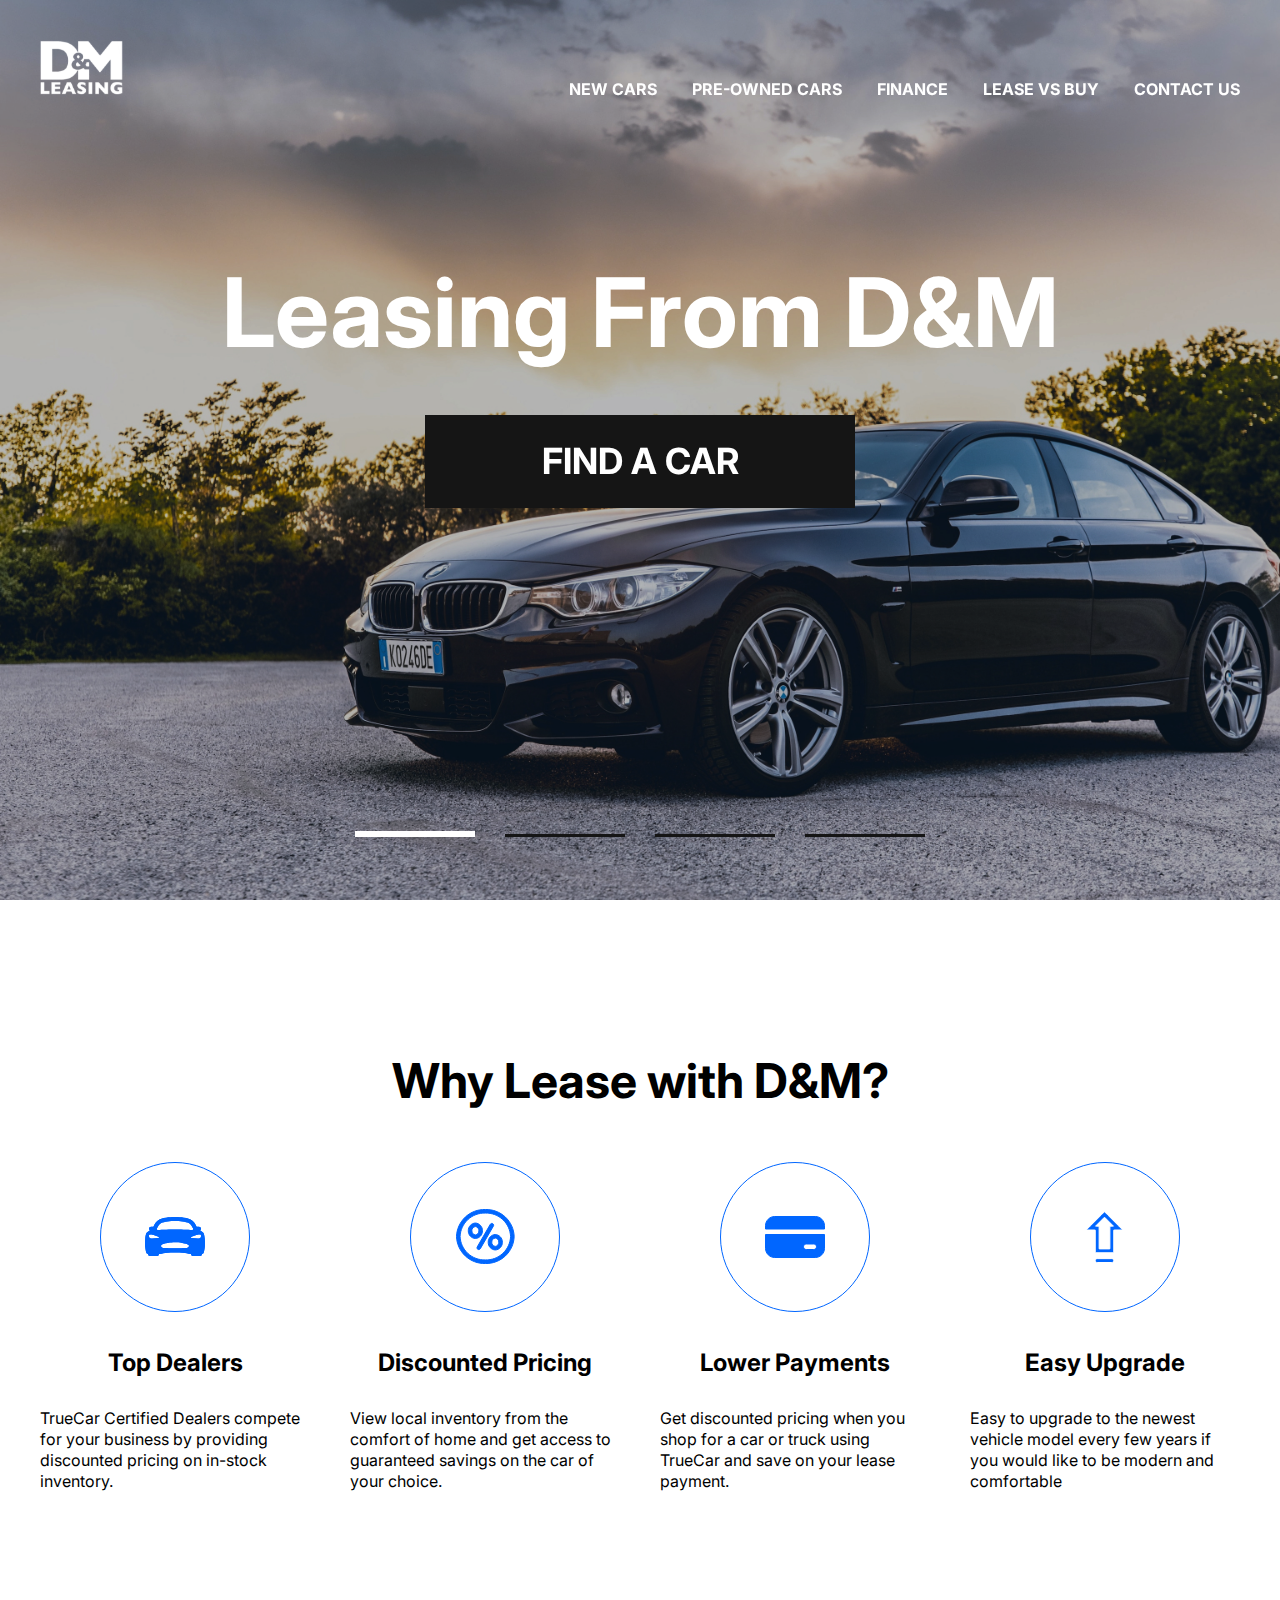
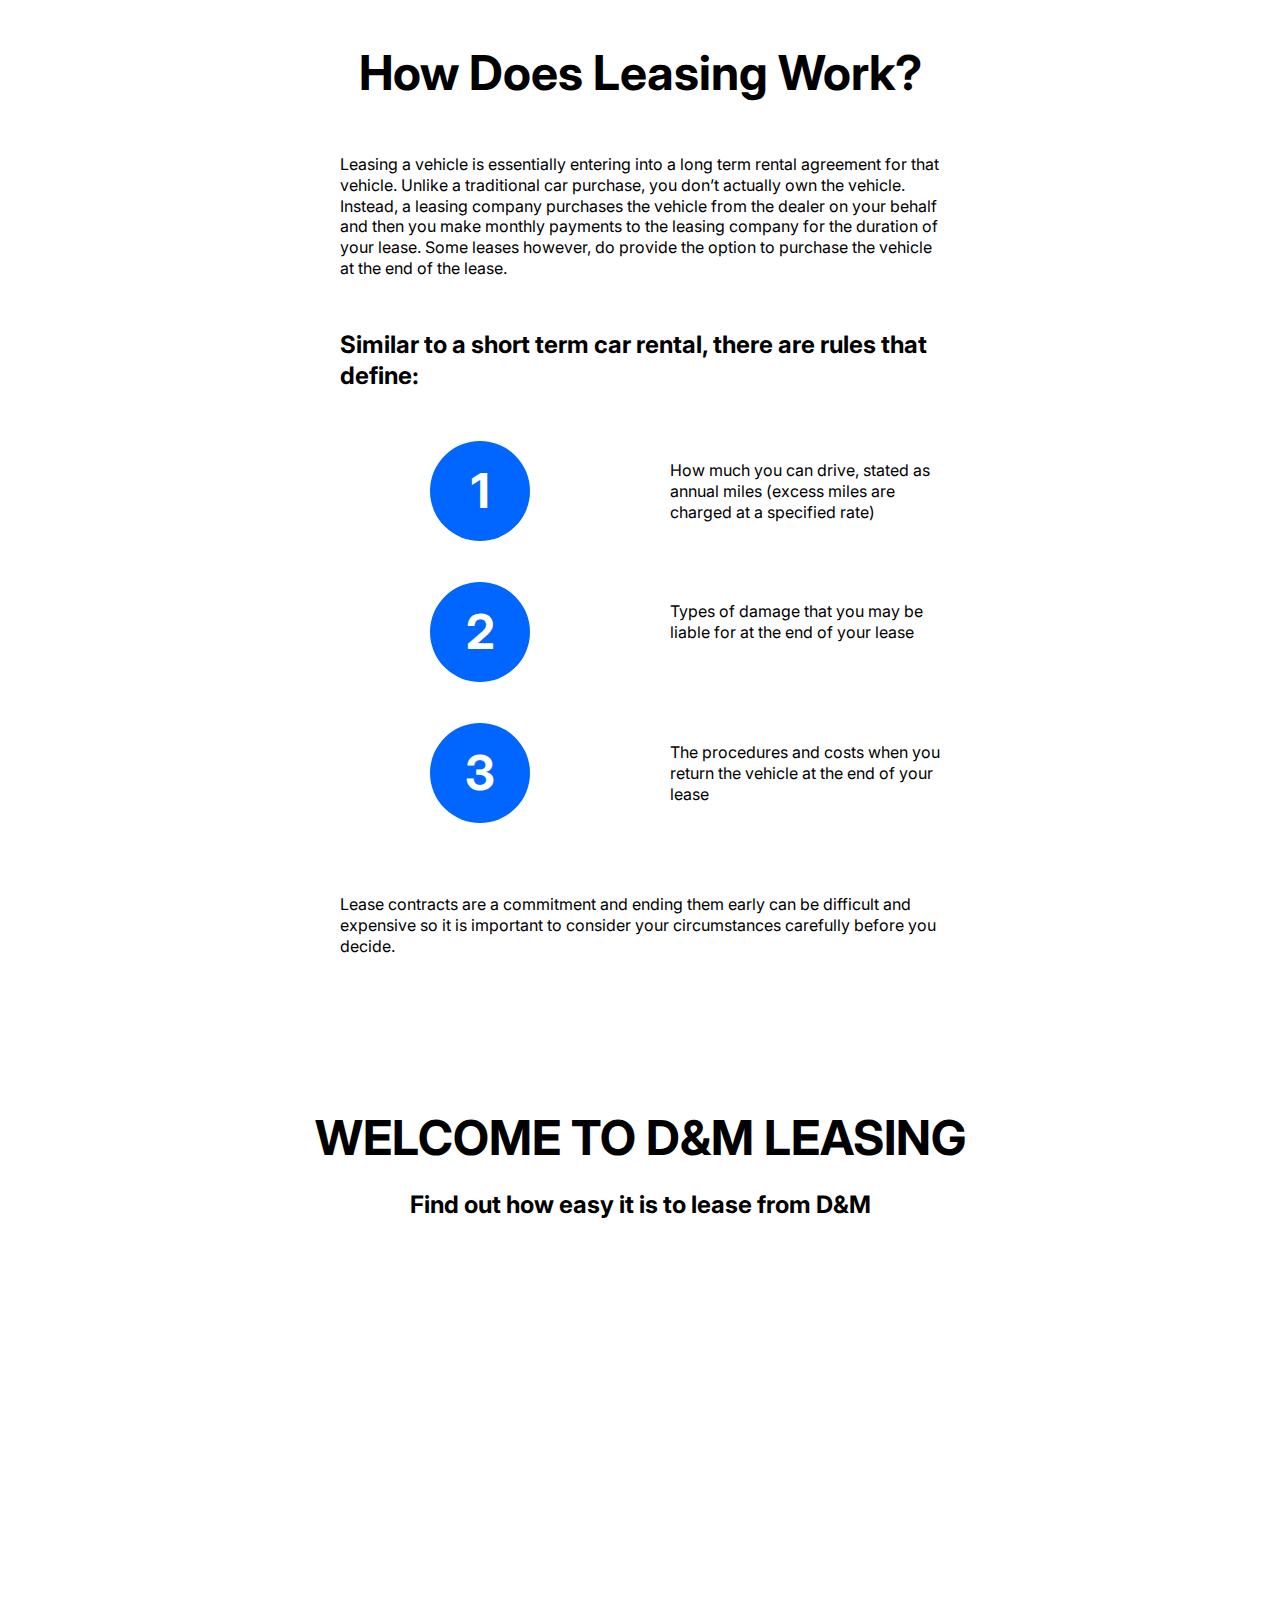
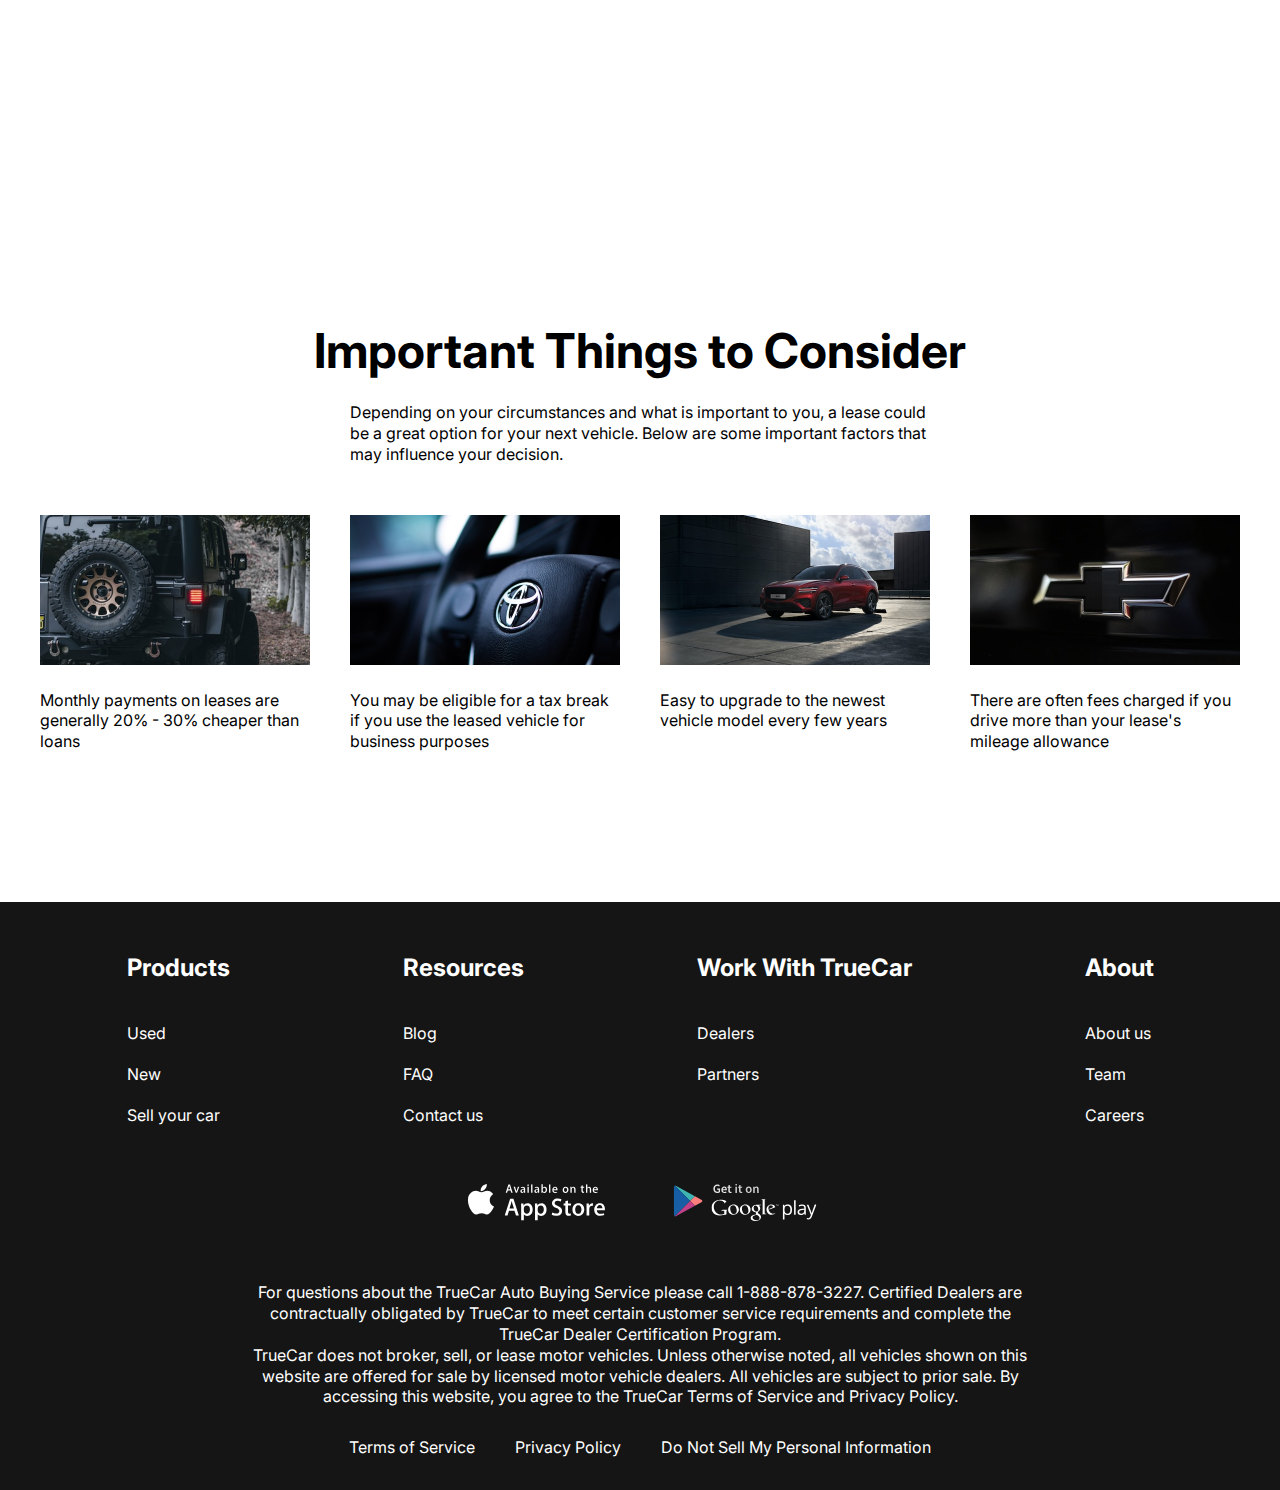
<file: index.html>
<!DOCTYPE html>
<html lang="en">
  <head>
    <meta charset="UTF-8" />
    <meta name="viewport" content="width=device-width, initial-scale=1.0" />
    <title>Document</title>
    <link
      rel="stylesheet"
      href="https://cdn.jsdelivr.net/npm/swiper@11/swiper-bundle.min.css"
    />
    <link rel="stylesheet" href="./css/style.css" />
  </head>
  <body>
    <div class="wrapper">
      <header class="header header-main">
        <div class="container">
          <div class="header__inner">
            <a href="index.html" class="logo">
              <img src="./img/logo.svg" alt="" class="logo" />
            </a>
            <nav class="menu">
              <button class="menu__btn">
                <span class="span"></span>
                <span class="span"></span>
                <span class="span"></span>
              </button>
              <ul class="menu__list">
                <li class="menu__list-item">
                  <a href="new-cars.html" class="menu__list-link">NEW CARS</a>
                </li>
                <li class="menu__list-item">
                  <a href="" class="menu__list-link">PRE-OWNED CARS</a>
                </li>
                <li class="menu__list-item">
                  <a href="" class="menu__list-link">FINANCE</a>
                </li>
                <li class="menu__list-item">
                  <a href="" class="menu__list-link">LEASE VS BUY</a>
                </li>
                <li class="menu__list-item">
                  <a href="contacts.html" class="menu__list-link">CONTACT US</a>
                </li>
              </ul>
            </nav>
          </div>
        </div>
      </header>
      <main class="main">
        <section class="top">
          <div class="container">
            <h1 class="title">Leasing From D&M</h1>
            <a href="new-cars.html" class="top__link"> FIND A CAR </a>
          </div>
        </section>
        <div class="slider">
          <div class="swiper">
            <div class="swiper-wrapper">
              <div
                class="swiper-slide"
                style="background-image: url('../img/слайд\ 1.jpg')"
              ></div>
              <div
                class="swiper-slide"
                style="background-image: url('../img/слайд\ 2.jpg')"
              ></div>
              <div
                class="swiper-slide"
                style="background-image: url('../img/слайд\ 3.jpg')"
              ></div>
              <div
                class="swiper-slide"
                style="background-image: url('../img/слайд\ 4.jpg')"
              ></div>
            </div>
            <div class="swiper-pagination"></div>
          </div>
        </div>
        <section class="why-lease">
          <div class="container">
            <h2 class="section-title why__list-title">Why Lease with D&M?</h2>
            <ul class="why-lease__list">
              <li class="why__lease__item">
                <img
                  src="./img/Group 5.svg"
                  alt=""
                  class="why-lease__item-img"
                />
                <h3 class="why-lease__item-title">Top Dealers</h3>
                <p class="why-lease__item-text">
                  TrueCar Certified Dealers compete for your business by
                  providing discounted pricing on in-stock inventory.
                </p>
              </li>
              <li class="why__lease__item">
                <img
                  src="./img/Group 7.svg"
                  alt=""
                  class="why-lease__item-img"
                />
                <h3 class="why-lease__item-title">Discounted Pricing</h3>
                <p class="why-lease__item-text">
                  View local inventory from the comfort of home and get access
                  to guaranteed savings on the car of your choice.
                </p>
              </li>
              <li class="why__lease__item">
                <img
                  src="./img/Group 8.svg"
                  alt=""
                  class="why-lease__item-img"
                />
                <h3 class="why-lease__item-title">Lower Payments</h3>
                <p class="why-lease__item-text">
                  Get discounted pricing when you shop for a car or truck using
                  TrueCar and save on your lease payment.
                </p>
              </li>
              <li class="why__lease__item">
                <img
                  src="./img/Group 9.svg"
                  alt=""
                  class="why-lease__item-img"
                />
                <h3 class="why-lease__item-title">Easy Upgrade</h3>
                <p class="why-lease__item-text">
                  Easy to upgrade to the newest vehicle model every few years if
                  you would like to be modern and comfortable
                </p>
              </li>
            </ul>
          </div>
        </section>
        <section class="how-does">
          <div class="container">
            <div class="how-does__inner">
              <h2 class="section-title">How Does Leasing Work?</h2>
              <p class="how-does-text">
                Leasing a vehicle is essentially entering into a long term
                rental agreement for that vehicle. Unlike a traditional car
                purchase, you don’t actually own the vehicle. Instead, a leasing
                company purchases the vehicle from the dealer on your behalf and
                then you make monthly payments to the leasing company for the
                duration of your lease. Some leases however, do provide the
                option to purchase the vehicle at the end of the lease.
              </p>
              <h4 class="how__does-title">
                Similar to a short term car rental, there are rules that define:
              </h4>
              <ol class="how__does-list">
                <li class="how__does-item">
                  How much you can drive, stated as annual miles (excess miles
                  are charged at a specified rate)
                </li>
                <li class="how__does-item">
                  Types of damage that you may be liable for at the end of your
                  lease
                </li>
                <li class="how__does-item">
                  The procedures and costs when you return the vehicle at the
                  end of your lease
                </li>
              </ol>
              <p class="how-does-text">
                Lease contracts are a commitment and ending them early can be
                difficult and expensive so it is important to consider your
                circumstances carefully before you decide.
              </p>
            </div>
          </div>
        </section>
        <section class="video">
          <div class="container">
            <h2 class="section-title video__title">WELCOME TO D&M LEASING</h2>
            <p class="section__video-text">
              Find out how easy it is to lease from D&M
            </p>
            <iframe
              class="video__content"
              width="1000"
              height="500"
              src="https://www.youtube.com/embed/o6WxMnnBmew?si=IsjDU_ABLgXFug0L"
              title="YouTube video player"
              frameborder="0"
              allow="accelerometer; autoplay; clipboard-write; encrypted-media; gyroscope; picture-in-picture; web-share"
              allowfullscreen
            ></iframe>
          </div>
        </section>
        <section class="important">
          <div class="container">
            <h2 class="section-title important__title">
              Important Things to Consider
            </h2>
            <p class="important__text">
              Depending on your circumstances and what is important to you, a
              lease could be a great option for your next vehicle. Below are
              some important factors that may influence your decision.
            </p>
            <ul class="importamt__list">
              <li class="important__item">
                <img src="./img/Rectangle 6.jpg" alt="" class="important__item-img" >
                  <p class="important__item-text">Monthly payments on leases are generally 20% - 30% cheaper than loans</p>
                </img>
              </li>
              <li class="important__item">
                <img src="./img/Rectangle 7.jpg" alt="" class="important__item-img">
                  <p class="important__item-text">You may be eligible for a tax break if you use the leased vehicle for business purposes</p>
                </img>
              </li>
              <li class="important__item">
                <img src="./img/Rectangle 8.jpg" alt="" class="important__item-img">
                  <p class="important__item-text">Easy to upgrade to the newest vehicle model every few years</p>
                </img>
              </li>
              <li class="important__item">
                <img src="./img/Rectangle 9.jpg" alt="" class="important__item-img">
                  <p class="important__item-text">There are often fees charged if you drive more than your lease's mileage allowance</p>
                </img>
              </li>
            </ul>
          </div>
        </section>
      </main>
      <footer class="footer">
        <div class="container">
          <nav class="footer__menu">
            <ul class="footer__menu-list">
              <li class="footer__menu-item">
                <p href="#" class="footer__menu-title">Products</p>
              </li>
              <li class="footer__menu-item">
                <a href="#" class="footer__menu-link">Used</a>
              </li>
              <li class="footer__menu-item">
                <a href="#" class="footer__menu-link">New</a>
              </li>
              <li class="footer__menu-item">
                <a href="#" class="footer__menu-link">Sell your car</a>
              </li>
            </ul>
            <ul class="footer__menu-list">
              <li class="footer__menu-item">
                <p href="#" class="footer__menu-title">Resources</p>
              </li>
              <li class="footer__menu-item">
                <a href="#" class="footer__menu-link">Blog</a>
              </li>
              <li class="footer__menu-item">
                <a href="#" class="footer__menu-link">FAQ</a>
              </li>
              <li class="footer__menu-item">
                <a href="#" class="footer__menu-link">Contact us</a>
              </li>
            </ul>
            <ul class="footer__menu-list">
              <li class="footer__menu-item">
                <p href="#" class="footer__menu-title">Work With TrueCar</p>
              </li>
              <li class="footer__menu-item">
                <a href="#" class="footer__menu-link">Dealers</a>
              </li>
              <li class="footer__menu-item">
                <a href="#" class="footer__menu-link">Partners</a>
              </li>
            </ul>
            <ul class="footer__menu-list">
              <li class="footer__menu-item">
                <p href="#" class="footer__menu-title">About</p>
              </li>
              <li class="footer__menu-item">
                <a href="#" class="footer__menu-link">About us</a>
              </li>
              <li class="footer__menu-item">
                <a href="#" class="footer__menu-link">Team</a>
              </li>
              <li class="footer__menu-item">
                <a href="#" class="footer__menu-link">Careers</a>
              </li>
            </ul>
          </nav>
          <ul class="app">
            <li class="app__item">
              <a href="#" class="app__item-link">
                <img
                  src="./img/app-store-5768091a665de29ed90932b12cc1dc34 1.svg"
                  alt=""
                  class="app__item-img"
                />
              </a>
            </li>
            <li class="app__item">
              <a href="#" class="app__item-link">
                <img
                  src="./img/google-play-1b282a5faa8753db97e49dd35e98dd25 1.svg"
                  alt=""
                  class="app__item-img"
                />
              </a>
            </li>
          </ul>
          <div class="footer__copy">
            <p class="footer__copy-text">
              For questions about the TrueCar Auto Buying Service please call
              1-888-878-3227. Certified Dealers are contractually obligated by
              TrueCar to meet certain customer service requirements and complete
              the TrueCar Dealer Certification Program.
            </p>
            <p class="footer__copy-text">
              TrueCar does not broker, sell, or lease motor vehicles. Unless
              otherwise noted, all vehicles shown on this website are offered
              for sale by licensed motor vehicle dealers. All vehicles are
              subject to prior sale. By accessing this website, you agree to the
              TrueCar Terms of Service and Privacy Policy.
            </p>
          </div>
          <nav class="copy__nav">
            <ul class="copy__nav-list">
              <li class="copy__nav-item">
                <a href="#" class="copy__nav-link">Terms of Service</a>
              </li>
              <li class="copy__nav-item">
                <a href="#" class="copy__nav-link">Privacy Policy</a>
              </li>
              <li class="copy__nav-item">
                <a href="#" class="copy__nav-link"
                  >Do Not Sell My Personal Information</a
                >
              </li>
            </ul>
          </nav>
        </div>
      </footer>
    </div>
    <script src="https://cdn.jsdelivr.net/npm/swiper@11/swiper-bundle.min.js"></script>
    <script src="./js/main.js"></script>
  </body>
</html>
</file>
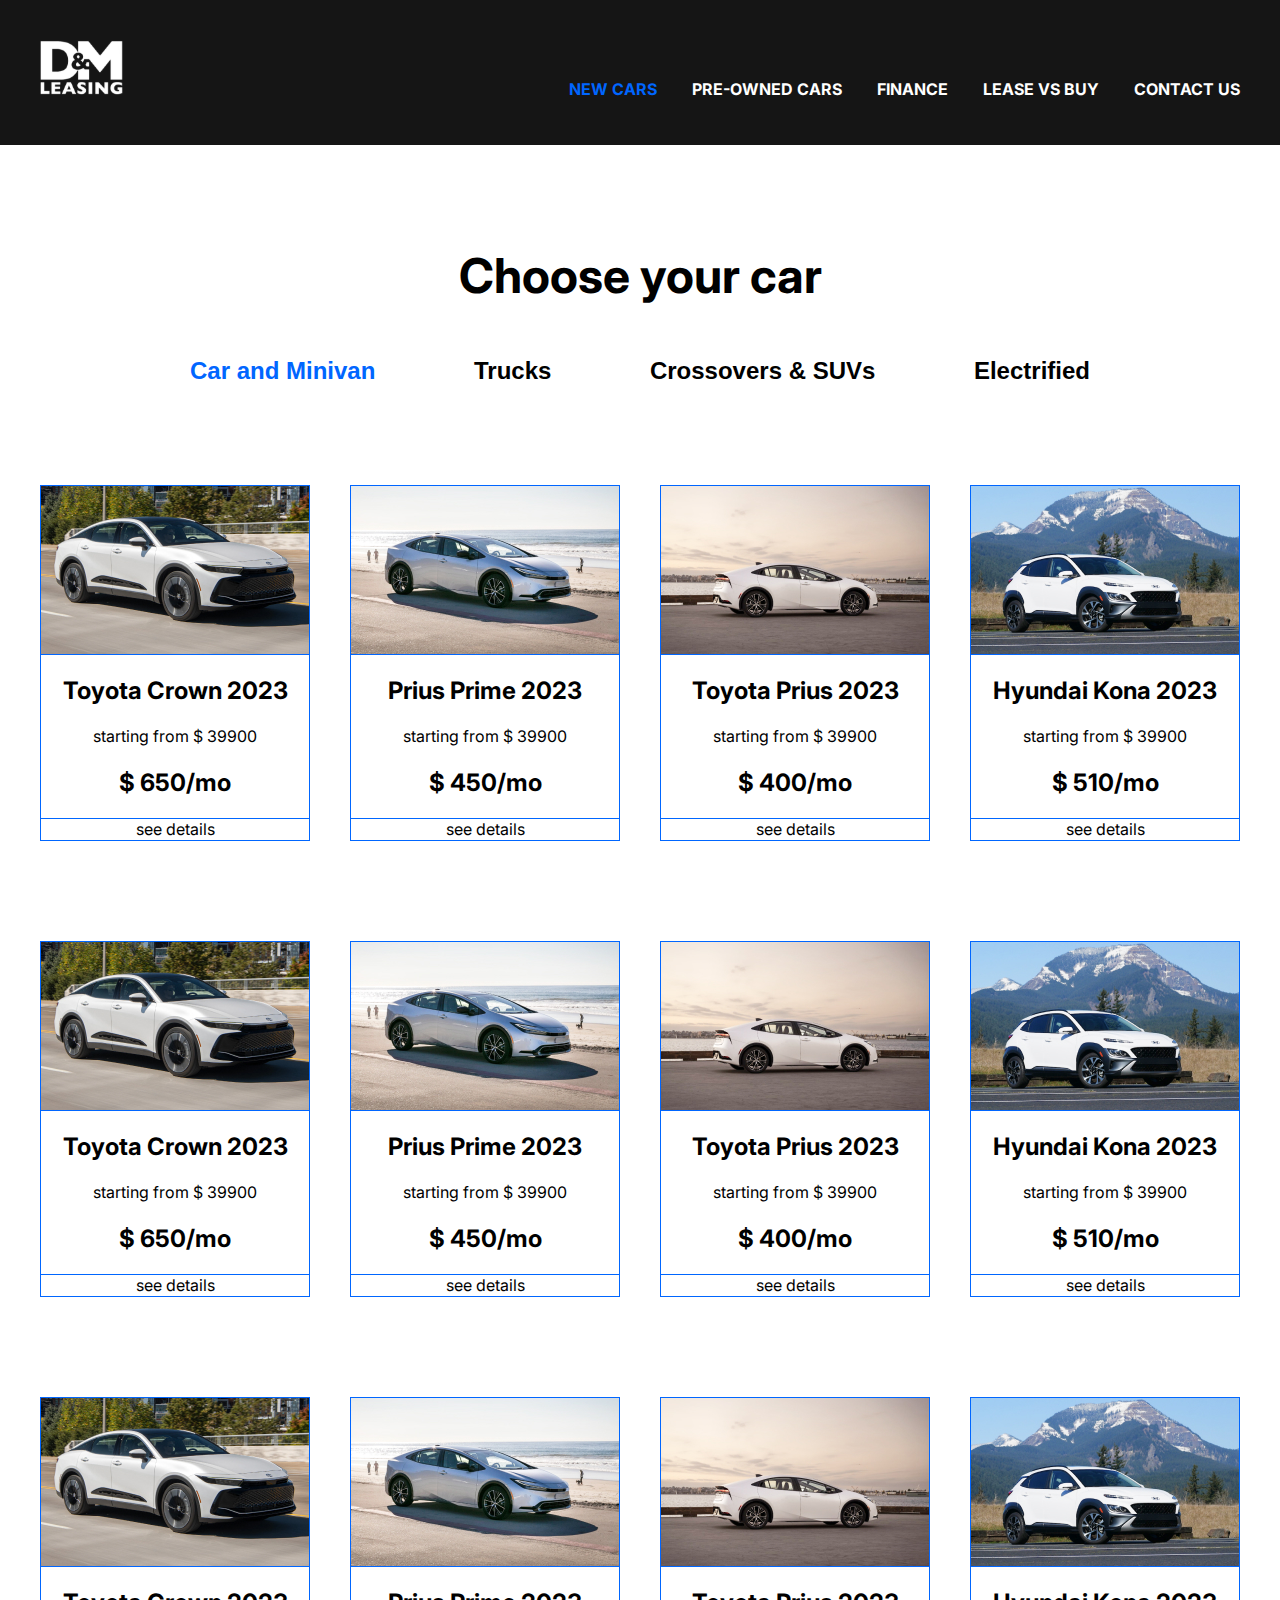
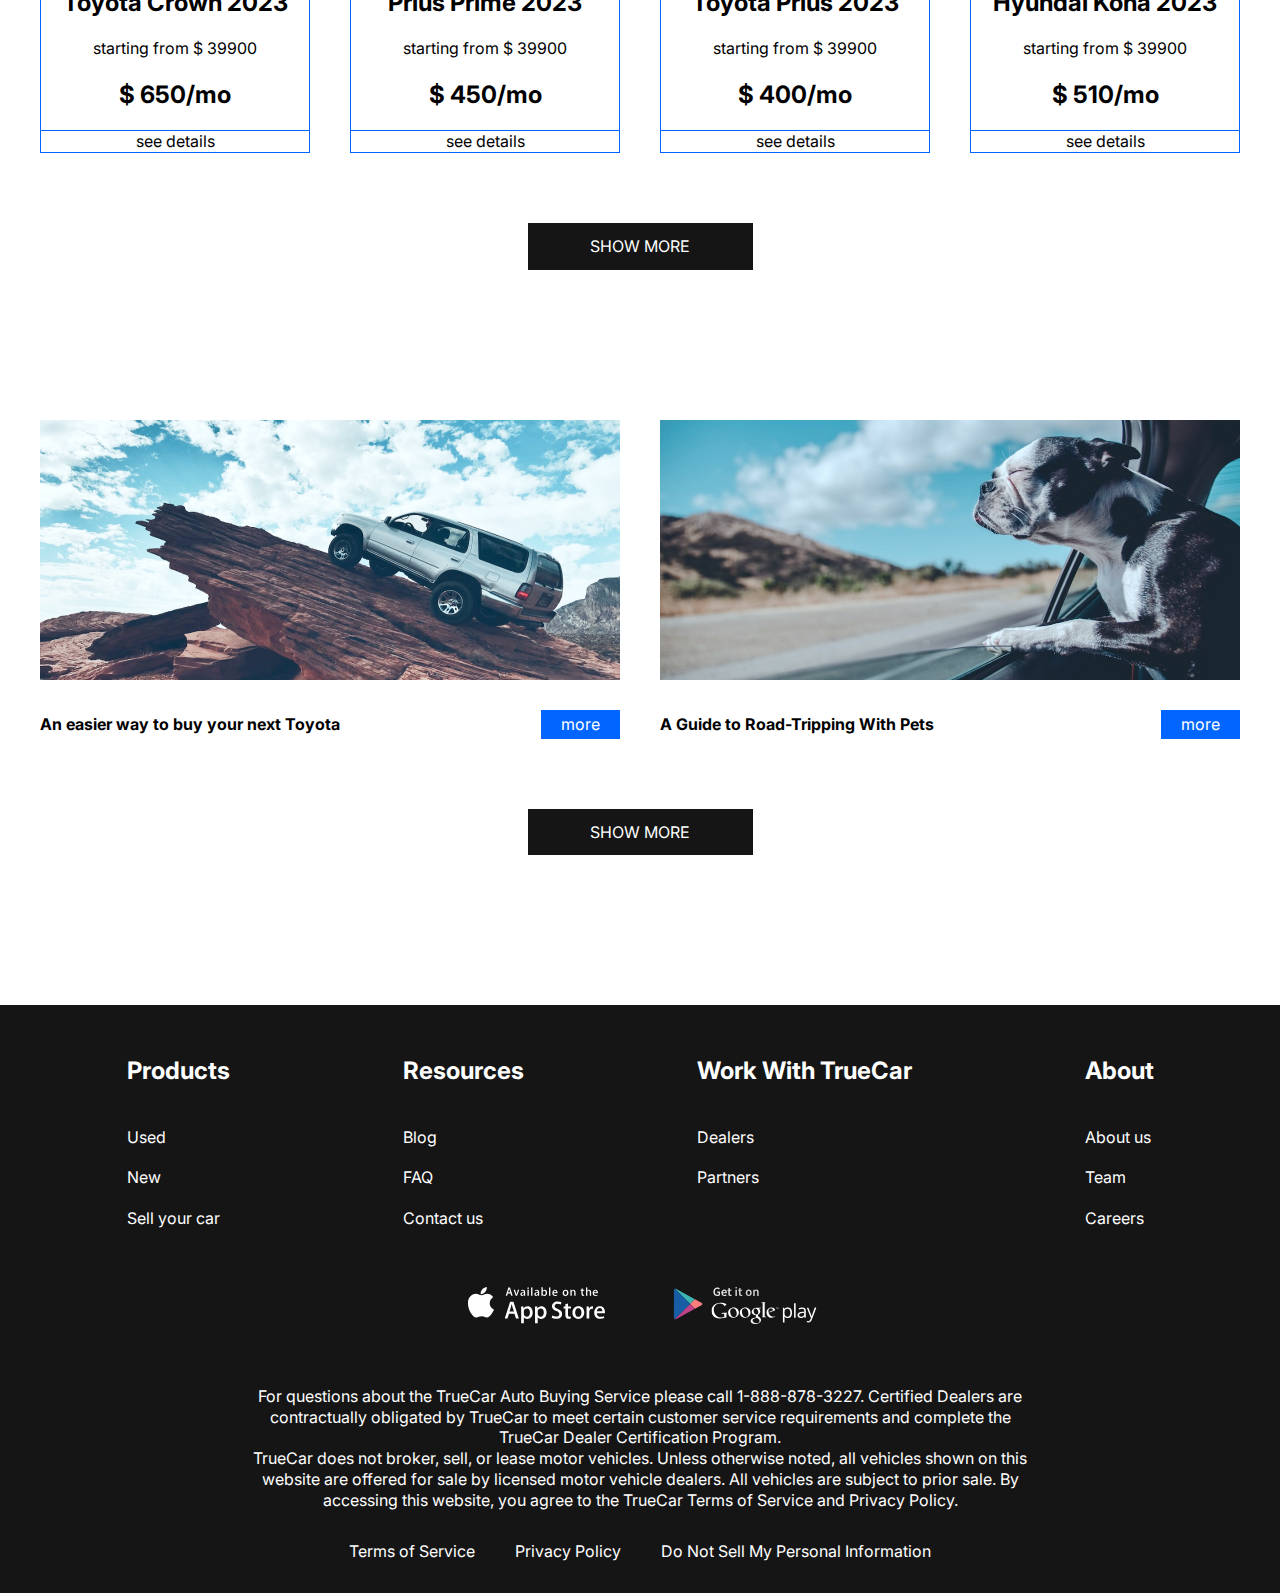
<file: new-cars.html>
<!DOCTYPE html>
<html lang="en">
  <head>
    <meta charset="UTF-8" />
    <meta name="viewport" content="width=device-width, initial-scale=1.0" />
    <title>Document</title>
    <link rel="stylesheet" href="./css/style.css" />
  </head>
  <body>
    <div class="wrapper">
      <header class="header">
        <div class="container">
          <div class="header__inner">
            <a href="index.html" class="logo">
              <img src="./img/logo.svg" alt="" class="logo" />
            </a>
            <nav class="menu">
              <button class="menu__btn">
                <span class="span"></span>
                <span class="span"></span>
                <span class="span"></span>
              </button>
              <ul class="menu__list">
                <li class="menu__list-item">
                  <a href="" class="menu__list-link menu__list-link--active"
                    >NEW CARS</a
                  >
                </li>
                <li class="menu__list-item">
                  <a href="" class="menu__list-link">PRE-OWNED CARS</a>
                </li>
                <li class="menu__list-item">
                  <a href="" class="menu__list-link">FINANCE</a>
                </li>
                <li class="menu__list-item">
                  <a href="" class="menu__list-link">LEASE VS BUY</a>
                </li>
                <li class="menu__list-item">
                  <a href="contacts.html" class="menu__list-link">CONTACT US</a>
                </li>
              </ul>
            </nav>
          </div>
        </div>
      </header>
      <main class="main">
        <section class="choose">
          <div class="container">
            <h2 class="section-title">Choose your car</h2>
            <div class="tabs">
              <div class="tabs__btn">
                <button
                  class="tabs__btn-item tabs__btn-item--active"
                  data-button="content-1"
                >
                  Car and Minivan
                </button>
                <button class="tabs__btn-item" data-button="content-2">
                  Trucks
                </button>
                <button class="tabs__btn-item" data-button="content-3">
                  Crossovers & SUVs
                </button>
                <button class="tabs__btn-item" data-button="content-4">
                  Electrified
                </button>
              </div>
              <div class="tabs__content">
                <div
                  class="tabs__content-item tabs__content-item--active"
                  id="content-1"
                >
                  <div class="card">
                    <img
                      src="./img/Rectangle 11.jpg"
                      alt=""
                      class="card__img"
                    />
                    <div class="card__content">
                      <h4 class="card__title">Toyota Crown 2023</h4>
                      <p class="card__text">starting from $ 39900</p>
                      <p class="card__price">$ 650/mo</p>
                    </div>
                    <a href="#" class="card__link">see details</a>
                  </div>
                  <div class="card">
                    <img
                      src="./img/Rectangle 11 (1).jpg"
                      alt=""
                      class="card__img"
                    />
                    <div class="card__content">
                      <h4 class="card__title">Prius Prime 2023</h4>
                      <p class="card__text">starting from $ 39900</p>
                      <p class="card__price">$ 450/mo</p>
                    </div>
                    <a href="#" class="card__link">see details</a>
                  </div>
                  <div class="card">
                    <img
                      src="./img/Rectangle 11 (2).jpg"
                      alt=""
                      class="card__img"
                    />
                    <div class="card__content">
                      <h4 class="card__title">Toyota Prius 2023</h4>
                      <p class="card__text">starting from $ 39900</p>
                      <p class="card__price">$ 400/mo</p>
                    </div>
                    <a href="#" class="card__link">see details</a>
                  </div>
                  <div class="card">
                    <img
                      src="./img/Rectangle 11 (3).jpg"
                      alt=""
                      class="card__img"
                    />
                    <div class="card__content">
                      <h4 class="card__title">Hyundai Kona 2023</h4>
                      <p class="card__text">starting from $ 39900</p>
                      <p class="card__price">$ 510/mo</p>
                    </div>
                    <a href="#" class="card__link">see details</a>
                  </div>
                  <div class="card">
                    <img
                      src="./img/Rectangle 11.jpg"
                      alt=""
                      class="card__img"
                    />
                    <div class="card__content">
                      <h4 class="card__title">Toyota Crown 2023</h4>
                      <p class="card__text">starting from $ 39900</p>
                      <p class="card__price">$ 650/mo</p>
                    </div>
                    <a href="#" class="card__link">see details</a>
                  </div>
                  <div class="card">
                    <img
                      src="./img/Rectangle 11 (1).jpg"
                      alt=""
                      class="card__img"
                    />
                    <div class="card__content">
                      <h4 class="card__title">Prius Prime 2023</h4>
                      <p class="card__text">starting from $ 39900</p>
                      <p class="card__price">$ 450/mo</p>
                    </div>
                    <a href="#" class="card__link">see details</a>
                  </div>
                  <div class="card">
                    <img
                      src="./img/Rectangle 11 (2).jpg"
                      alt=""
                      class="card__img"
                    />
                    <div class="card__content">
                      <h4 class="card__title">Toyota Prius 2023</h4>
                      <p class="card__text">starting from $ 39900</p>
                      <p class="card__price">$ 400/mo</p>
                    </div>
                    <a href="#" class="card__link">see details</a>
                  </div>
                  <div class="card">
                    <img
                      src="./img/Rectangle 11 (3).jpg"
                      alt=""
                      class="card__img"
                    />
                    <div class="card__content">
                      <h4 class="card__title">Hyundai Kona 2023</h4>
                      <p class="card__text">starting from $ 39900</p>
                      <p class="card__price">$ 510/mo</p>
                    </div>
                    <a href="#" class="card__link">see details</a>
                  </div>
                  <div class="card">
                    <img
                      src="./img/Rectangle 11.jpg"
                      alt=""
                      class="card__img"
                    />
                    <div class="card__content">
                      <h4 class="card__title">Toyota Crown 2023</h4>
                      <p class="card__text">starting from $ 39900</p>
                      <p class="card__price">$ 650/mo</p>
                    </div>
                    <a href="#" class="card__link">see details</a>
                  </div>
                  <div class="card">
                    <img
                      src="./img/Rectangle 11 (1).jpg"
                      alt=""
                      class="card__img"
                    />
                    <div class="card__content">
                      <h4 class="card__title">Prius Prime 2023</h4>
                      <p class="card__text">starting from $ 39900</p>
                      <p class="card__price">$ 450/mo</p>
                    </div>
                    <a href="#" class="card__link">see details</a>
                  </div>
                  <div class="card">
                    <img
                      src="./img/Rectangle 11 (2).jpg"
                      alt=""
                      class="card__img"
                    />
                    <div class="card__content">
                      <h4 class="card__title">Toyota Prius 2023</h4>
                      <p class="card__text">starting from $ 39900</p>
                      <p class="card__price">$ 400/mo</p>
                    </div>
                    <a href="#" class="card__link">see details</a>
                  </div>
                  <div class="card">
                    <img
                      src="./img/Rectangle 11 (3).jpg"
                      alt=""
                      class="card__img"
                    />
                    <div class="card__content">
                      <h4 class="card__title">Hyundai Kona 2023</h4>
                      <p class="card__text">starting from $ 39900</p>
                      <p class="card__price">$ 510/mo</p>
                    </div>
                    <a href="#" class="card__link">see details</a>
                  </div>
                </div>
                <div class="tabs__content-item" id="content-2">
                  <div class="card">
                    <img
                      src="./img/Rectangle 11 (2).jpg"
                      alt=""
                      class="card__img"
                    />
                    <div class="card__content">
                      <h4 class="card__title">Toyota Prius 2023</h4>
                      <p class="card__text">starting from $ 39900</p>
                      <p class="card__price">$ 400/mo</p>
                    </div>
                    <a href="#" class="card__link">see details</a>
                  </div>
                  <div class="card">
                    <img
                      src="./img/Rectangle 11 (2).jpg"
                      alt=""
                      class="card__img"
                    />
                    <div class="card__content">
                      <h4 class="card__title">Toyota Prius 2023</h4>
                      <p class="card__text">starting from $ 39900</p>
                      <p class="card__price">$ 400/mo</p>
                    </div>
                    <a href="#" class="card__link">see details</a>
                  </div>
                  <div class="card">
                    <img
                      src="./img/Rectangle 11 (2).jpg"
                      alt=""
                      class="card__img"
                    />
                    <div class="card__content">
                      <h4 class="card__title">Toyota Prius 2023</h4>
                      <p class="card__text">starting from $ 39900</p>
                      <p class="card__price">$ 400/mo</p>
                    </div>
                    <a href="#" class="card__link">see details</a>
                  </div>
                  <div class="card">
                    <img
                      src="./img/Rectangle 11 (2).jpg"
                      alt=""
                      class="card__img"
                    />
                    <div class="card__content">
                      <h4 class="card__title">Toyota Prius 2023</h4>
                      <p class="card__text">starting from $ 39900</p>
                      <p class="card__price">$ 400/mo</p>
                    </div>
                    <a href="#" class="card__link">see details</a>
                  </div>
                </div>
                <div class="tabs__content-item" id="content-3">
                  <div class="card">
                    <img
                      src="./img/Rectangle 11 (2).jpg"
                      alt=""
                      class="card__img"
                    />
                    <div class="card__content">
                      <h4 class="card__title">Toyota Prius 2023</h4>
                      <p class="card__text">starting from $ 39900</p>
                      <p class="card__price">$ 400/mo</p>
                    </div>
                    <a href="#" class="card__link">see details</a>
                  </div>
                  <div class="card">
                    <img
                      src="./img/Rectangle 11 (3).jpg"
                      alt=""
                      class="card__img"
                    />
                    <div class="card__content">
                      <h4 class="card__title">Hyundai Kona 2023</h4>
                      <p class="card__text">starting from $ 39900</p>
                      <p class="card__price">$ 510/mo</p>
                    </div>
                    <a href="#" class="card__link">see details</a>
                  </div>
                  <div class="card">
                    <img
                      src="./img/Rectangle 11.jpg"
                      alt=""
                      class="card__img"
                    />
                    <div class="card__content">
                      <h4 class="card__title">Toyota Crown 2023</h4>
                      <p class="card__text">starting from $ 39900</p>
                      <p class="card__price">$ 650/mo</p>
                    </div>
                    <a href="#" class="card__link">see details</a>
                  </div>
                  <div class="card">
                    <img
                      src="./img/Rectangle 11 (1).jpg"
                      alt=""
                      class="card__img"
                    />
                    <div class="card__content">
                      <h4 class="card__title">Prius Prime 2023</h4>
                      <p class="card__text">starting from $ 39900</p>
                      <p class="card__price">$ 450/mo</p>
                    </div>
                    <a href="#" class="card__link">see details</a>
                  </div>
                </div>
                <div class="tabs__content-item" id="content-4">
                  <div class="card">
                    <img
                      src="./img/Rectangle 11 (2).jpg"
                      alt=""
                      class="card__img"
                    />
                    <div class="card__content">
                      <h4 class="card__title">Toyota Prius 2023</h4>
                      <p class="card__text">starting from $ 39900</p>
                      <p class="card__price">$ 400/mo</p>
                    </div>
                    <a href="#" class="card__link">see details</a>
                  </div>
                  <div class="card">
                    <img
                      src="./img/Rectangle 11 (3).jpg"
                      alt=""
                      class="card__img"
                    />
                    <div class="card__content">
                      <h4 class="card__title">Hyundai Kona 2023</h4>
                      <p class="card__text">starting from $ 39900</p>
                      <p class="card__price">$ 510/mo</p>
                    </div>
                    <a href="#" class="card__link">see details</a>
                  </div>
                  <div class="card">
                    <img
                      src="./img/Rectangle 11.jpg"
                      alt=""
                      class="card__img"
                    />
                    <div class="card__content">
                      <h4 class="card__title">Toyota Crown 2023</h4>
                      <p class="card__text">starting from $ 39900</p>
                      <p class="card__price">$ 650/mo</p>
                    </div>
                    <a href="#" class="card__link">see details</a>
                  </div>
                  <div class="card">
                    <img
                      src="./img/Rectangle 11 (1).jpg"
                      alt=""
                      class="card__img"
                    />
                    <div class="card__content">
                      <h4 class="card__title">Prius Prime 2023</h4>
                      <p class="card__text">starting from $ 39900</p>
                      <p class="card__price">$ 450/mo</p>
                    </div>
                    <a href="#" class="card__link">see details</a>
                  </div>
                  <div class="card">
                    <img
                      src="./img/Rectangle 11 (2).jpg"
                      alt=""
                      class="card__img"
                    />
                    <div class="card__content">
                      <h4 class="card__title">Toyota Prius 2023</h4>
                      <p class="card__text">starting from $ 39900</p>
                      <p class="card__price">$ 400/mo</p>
                    </div>
                    <a href="#" class="card__link">see details</a>
                  </div>
                  <div class="card">
                    <img
                      src="./img/Rectangle 11 (3).jpg"
                      alt=""
                      class="card__img"
                    />
                    <div class="card__content">
                      <h4 class="card__title">Hyundai Kona 2023</h4>
                      <p class="card__text">starting from $ 39900</p>
                      <p class="card__price">$ 510/mo</p>
                    </div>
                    <a href="#" class="card__link">see details</a>
                  </div>
                  <div class="card">
                    <img
                      src="./img/Rectangle 11 (2).jpg"
                      alt=""
                      class="card__img"
                    />
                    <div class="card__content">
                      <h4 class="card__title">Toyota Prius 2023</h4>
                      <p class="card__text">starting from $ 39900</p>
                      <p class="card__price">$ 400/mo</p>
                    </div>
                    <a href="#" class="card__link">see details</a>
                  </div>
                  <div class="card">
                    <img
                      src="./img/Rectangle 11 (3).jpg"
                      alt=""
                      class="card__img"
                    />
                    <div class="card__content">
                      <h4 class="card__title">Hyundai Kona 2023</h4>
                      <p class="card__text">starting from $ 39900</p>
                      <p class="card__price">$ 510/mo</p>
                    </div>
                    <a href="#" class="card__link">see details</a>
                  </div>
                  <div class="card">
                    <img
                      src="./img/Rectangle 11.jpg"
                      alt=""
                      class="card__img"
                    />
                    <div class="card__content">
                      <h4 class="card__title">Toyota Crown 2023</h4>
                      <p class="card__text">starting from $ 39900</p>
                      <p class="card__price">$ 650/mo</p>
                    </div>
                    <a href="#" class="card__link">see details</a>
                  </div>
                  <div class="card">
                    <img
                      src="./img/Rectangle 11 (1).jpg"
                      alt=""
                      class="card__img"
                    />
                    <div class="card__content">
                      <h4 class="card__title">Prius Prime 2023</h4>
                      <p class="card__text">starting from $ 39900</p>
                      <p class="card__price">$ 450/mo</p>
                    </div>
                    <a href="#" class="card__link">see details</a>
                  </div>
                  <div class="card">
                    <img
                      src="./img/Rectangle 11 (2).jpg"
                      alt=""
                      class="card__img"
                    />
                    <div class="card__content">
                      <h4 class="card__title">Toyota Prius 2023</h4>
                      <p class="card__text">starting from $ 39900</p>
                      <p class="card__price">$ 400/mo</p>
                    </div>
                    <a href="#" class="card__link">see details</a>
                  </div>
                  <div class="card">
                    <img
                      src="./img/Rectangle 11 (3).jpg"
                      alt=""
                      class="card__img"
                    />
                    <div class="card__content">
                      <h4 class="card__title">Hyundai Kona 2023</h4>
                      <p class="card__text">starting from $ 39900</p>
                      <p class="card__price">$ 510/mo</p>
                    </div>
                    <a href="#" class="card__link">see details</a>
                  </div>
                  <div class="card">
                    <img
                      src="./img/Rectangle 11 (2).jpg"
                      alt=""
                      class="card__img"
                    />
                    <div class="card__content">
                      <h4 class="card__title">Toyota Prius 2023</h4>
                      <p class="card__text">starting from $ 39900</p>
                      <p class="card__price">$ 400/mo</p>
                    </div>
                    <a href="#" class="card__link">see details</a>
                  </div>
                  <div class="card">
                    <img
                      src="./img/Rectangle 11 (3).jpg"
                      alt=""
                      class="card__img"
                    />
                    <div class="card__content">
                      <h4 class="card__title">Hyundai Kona 2023</h4>
                      <p class="card__text">starting from $ 39900</p>
                      <p class="card__price">$ 510/mo</p>
                    </div>
                    <a href="#" class="card__link">see details</a>
                  </div>
                  <div class="card">
                    <img
                      src="./img/Rectangle 11.jpg"
                      alt=""
                      class="card__img"
                    />
                    <div class="card__content">
                      <h4 class="card__title">Toyota Crown 2023</h4>
                      <p class="card__text">starting from $ 39900</p>
                      <p class="card__price">$ 650/mo</p>
                    </div>
                    <a href="#" class="card__link">see details</a>
                  </div>
                  <div class="card">
                    <img
                      src="./img/Rectangle 11 (1).jpg"
                      alt=""
                      class="card__img"
                    />
                    <div class="card__content">
                      <h4 class="card__title">Prius Prime 2023</h4>
                      <p class="card__text">starting from $ 39900</p>
                      <p class="card__price">$ 450/mo</p>
                    </div>
                    <a href="#" class="card__link">see details</a>
                  </div>
                </div>
              </div>
            </div>
            <a href="#" class="blog__link">SHOW MORE</a>
          </div>
        </section>
        <section class="blog">
          <div class="container">
            <div class="blog__items">
              <div class="blog__item">
                <img
                  src="./img/Rectangle 12.jpg"
                  alt=""
                  class="blog__item-img"
                />
                <h4 class="blog__item-title">
                  An easier way to buy your next Toyota
                </h4>
                <a href="" class="blog__item-link"> more</a>
              </div>
              <div class="blog__item">
                <img
                  src="./img/Rectangle 12 (1).jpg"
                  alt=""
                  class="blog__item-img"
                />
                <h4 class="blog__item-title">
                  A Guide to Road-Tripping With Pets
                </h4>
                <a href="" class="blog__item-link"> more</a>
              </div>
            </div>
            <a href="#" class="blog__link">SHOW MORE</a>
          </div>
        </section>
      </main>
      <footer class="footer">
        <div class="container">
          <nav class="footer__menu">
            <ul class="footer__menu-list">
              <li class="footer__menu-item">
                <p href="#" class="footer__menu-title">Products</p>
              </li>
              <li class="footer__menu-item">
                <a href="#" class="footer__menu-link">Used</a>
              </li>
              <li class="footer__menu-item">
                <a href="#" class="footer__menu-link">New</a>
              </li>
              <li class="footer__menu-item">
                <a href="#" class="footer__menu-link">Sell your car</a>
              </li>
            </ul>
            <ul class="footer__menu-list">
              <li class="footer__menu-item">
                <p href="#" class="footer__menu-title">Resources</p>
              </li>
              <li class="footer__menu-item">
                <a href="#" class="footer__menu-link">Blog</a>
              </li>
              <li class="footer__menu-item">
                <a href="#" class="footer__menu-link">FAQ</a>
              </li>
              <li class="footer__menu-item">
                <a href="#" class="footer__menu-link">Contact us</a>
              </li>
            </ul>
            <ul class="footer__menu-list">
              <li class="footer__menu-item">
                <p href="#" class="footer__menu-title">Work With TrueCar</p>
              </li>
              <li class="footer__menu-item">
                <a href="#" class="footer__menu-link">Dealers</a>
              </li>
              <li class="footer__menu-item">
                <a href="#" class="footer__menu-link">Partners</a>
              </li>
            </ul>
            <ul class="footer__menu-list">
              <li class="footer__menu-item">
                <p href="#" class="footer__menu-title">About</p>
              </li>
              <li class="footer__menu-item">
                <a href="#" class="footer__menu-link">About us</a>
              </li>
              <li class="footer__menu-item">
                <a href="#" class="footer__menu-link">Team</a>
              </li>
              <li class="footer__menu-item">
                <a href="#" class="footer__menu-link">Careers</a>
              </li>
            </ul>
          </nav>
          <ul class="app">
            <li class="app__item">
              <a href="#" class="app__item-link">
                <img
                  src="./img/app-store-5768091a665de29ed90932b12cc1dc34 1.svg"
                  alt=""
                  class="app__item-img"
                />
              </a>
            </li>
            <li class="app__item">
              <a href="#" class="app__item-link">
                <img
                  src="./img/google-play-1b282a5faa8753db97e49dd35e98dd25 1.svg"
                  alt=""
                  class="app__item-img"
                />
              </a>
            </li>
          </ul>
          <div class="footer__copy">
            <p class="footer__copy-text">
              For questions about the TrueCar Auto Buying Service please call
              1-888-878-3227. Certified Dealers are contractually obligated by
              TrueCar to meet certain customer service requirements and complete
              the TrueCar Dealer Certification Program.
            </p>
            <p class="footer__copy-text">
              TrueCar does not broker, sell, or lease motor vehicles. Unless
              otherwise noted, all vehicles shown on this website are offered
              for sale by licensed motor vehicle dealers. All vehicles are
              subject to prior sale. By accessing this website, you agree to the
              TrueCar Terms of Service and Privacy Policy.
            </p>
          </div>
          <nav class="copy__nav">
            <ul class="copy__nav-list">
              <li class="copy__nav-item">
                <a href="#" class="copy__nav-link">Terms of Service</a>
              </li>
              <li class="copy__nav-item">
                <a href="#" class="copy__nav-link">Privacy Policy</a>
              </li>
              <li class="copy__nav-item">
                <a href="#" class="copy__nav-link"
                  >Do Not Sell My Personal Information</a
                >
              </li>
            </ul>
          </nav>
        </div>
      </footer>
    </div>
    <script src="./js/main.js"></script>
  </body>
</html>
</file>
<file: css/style.css>
@import url('https://fonts.googleapis.com/css2?family=Inter:wght@400;700&display=swap');


html {
    box-sizing: border-box;
}

html, body {
    height: 100%;
}

h2 {
    text-align: center;
    font-size: 48px;
    font-weight: 700;
    margin-bottom: 50px;
}

*, *::after, *::before {
    box-sizing: inherit;
    margin: 0;
    padding: 0;
}

ul {
    list-style-type: none;
}

a {
    text-decoration: none;
    color: inherit;
}

.section-title {
    margin-bottom: 50px;
    /* font-size: 48px;
    font-weight: 700;
    text-align: center; */
}

.container {
    max-width: 1220px;
    margin: 0 auto;
    padding: 0 10px;
}

body {
    font-size: 16px;
    font-family: 'Inter', sans-serif;
    font-weight: 400;
    line-height: 1.3;
}

.none {
    display: none;
}

.wrapper {
    min-height: 100%;
    display: flex;
    flex-direction: column;
    /* justify-content: space-between; */
}

/*---------------------------------------Header--------------------------------------*/

header {
    background-color: #151515;
}

.header-main {
    background-color: transparent;
    position: absolute;
    z-index: 5;
    left: 0;
    right: 0;
}


.header__inner {
    padding-top: 40px;
    padding-bottom: 45px;
    display: flex;
    justify-content: space-between;
    align-items: flex-end;
}

.menu__list {
    display: flex;
    gap: 35px;
}

.menu__list-link {
    color: #fff;
    text-transform: uppercase;
    font-weight: 700;
}

.menu__list-link--active {
    color: #0066ff;
}

/*---------------------------------------Footer--------------------------------------*/

footer {
    background-color: #151515;
    padding: 50px 0 32px;
    color: #ffffff
}

.footer__menu {
    display: flex;
    justify-content: space-around;
    margin-bottom: 50px;
}

.footer__menu-list {
    max-width: 250px;
}

.footer__menu-title {
    padding-bottom: 20px;
    /* margin-bottom: 40px; */
    font-size: 24px;
    font-weight: 700;
}

.footer__menu-item + .footer__menu-item {
    padding-top: 20px;
}

.app {
    display: flex;
    justify-content: center;
    gap: 40px;
    margin-bottom: 52px;
}

.footer__copy {
    max-width: 800px;
    margin: 0 auto 30px;
    text-align: center;
}

.copy__nav-list {
    display: flex;
    justify-content: center;
    gap: 40px;
}

/*---------------------------------------Main--------------------------------------*/

.main {
    flex-grow: 1;
}

.top {
    color: #ffffff;
    text-align: center;
    padding-top: 250px;
    padding-bottom: 50px;
    position: absolute;
    z-index: 4;
    left: 0;
    right: 0;
}

.title {
    padding-bottom: 40px;
    font-size: 96px;
    font-weight: 700;
}

.top__link {
    background-color: #151515;
    padding: 23px;
    max-width: 430px;
    width: 100%;
    display: inline-block;
    text-transform: uppercase;
    font-size: 36px;
    font-weight: 700;
}

.swiper::after {
    content: "";
    background: rgba(21, 21, 21, .3);
    position: absolute;
    z-index: 4;
    left: 0;
    right: 0;
    top: 0;
    bottom: 0;
}

.swiper-slide {
    height: 100vh;
    background-size: cover;
    background-repeat: no-repeat;
    background-position: bottom center;
    background-image: url('../img/слайд\ 1.jpg')"
}

.swiper-pagination {
    margin-bottom: 50px;
}

.swiper-pagination-bullet {
    height: 3px;
    width: 120px;   
    background-color:#151515;
    border-radius: 0;
    opacity: 1;
    margin: 0 15px !important; 
}

.swiper-pagination-bullet-active {
    height: 6px;
    width: 120px;   
    background-color: #ffffff;
}

/*-----------------------------------------------------------------------------*/

.why-lease {
    padding: 150px 0;
}

.why-lease__list {
    display: grid;
    grid-template-columns: repeat(4, 1fr);
    gap: 40px;
    text-align: center;
}

.why-lease__item-img {
    margin-bottom: 30px;
}

.why-lease__item-title {
    margin-bottom: 30px;
    font-size: 24px;
    font-weight: 700;
}

.why-lease__item-text {
    text-align: left;
}

.how-does {
    padding-bottom: 150px;
}

.how-does__inner {
    max-width: 600px;
    margin: 0 auto;
}

.how__does-title {
    font-size: 24px;
    font-weight: 700;
    padding-top: 50px;
}
/* _ */
.how__does-list {
    padding: 50px 0 70px;
    counter-reset: myCounter;
}

.how__does-item {
    list-style-type: none;
    max-width: 270px;
    position: relative;
    margin-left: auto;
    padding-left: 240px;
    box-sizing: content-box;
    padding: 19px 0 19px 240px;
    min-height: 63px;
}
/* _ */
.how__does-item + .how__does-item { 
    margin-top: 40px;
}
/* _ */
.how__does-item::before {
    position: absolute;
    counter-increment: myCounter;
    content: counter(myCounter);
    display: flex;
    font-size: 48px;
    font-weight: 700;
    background-color: #0066ff;
    color: #ffffff;
    width: 100px;
    height: 100px;
    border-radius: 50%;
    justify-content: center;
    align-items: center;
    left: 0;
    top: 0;
}

.video {
    padding-bottom: 150px;
}

.video__title {
    margin-bottom: 20px;
    /* text-align: center;
    font-size: 48px;
    font-weight: 700; */
}

.section__video-text {
    font-weight: 700;
    font-size: 24px;
    margin-bottom: 50px;
    text-align: center;
}

.video__content {
    margin: 0 auto;
    display: block;
}

.important {
    padding-bottom: 150px;
 
}

.important__title {
    margin-bottom: 20px;
    /* font-size: 48px;
    text-align: center; */
}

.important__text {
    max-width: 580px;
    margin: 0 auto 50px;
}

.importamt__list {
    display: grid;
    grid-template-columns: repeat(4, 1fr);
    gap: 40px;
}

.important__item-img {
    margin-bottom: 20px;
}

/*---------------------------------------ContactsPage--------------------------------------*/

.contacts__title {
    margin-bottom: 20px;
    /* text-align: center;
    font-size: 48px; */
}

.contacts {
    padding: 100px 0 150px;

}

.contact__text {
    margin-bottom: 20px;
}
/*  */
.contacts__text {
    text-align: center;
    font-size: 24px;
    font-weight: 700;
    margin-bottom: 50px;
    padding: 0 100px;
}
/*  */
form {
    max-width: 580px;
    margin: 0 auto;
    display: flex;
    justify-content: space-between;
    flex-wrap: wrap;
}

.form__input {
    width: 270px;
    padding: 18px 20px;
    display: inline-block;
    border: 1px solid #0066ff;
    margin-bottom: 50px;
    font-size: 16px;
    font-family: 'Inter', sans-serif;
    font-weight: 400;
    line-height: 1.3;
    color: #000000;
}

.form__input::placeholder,
.form__textarea::placeholder {
    font-size: 16px;
    font-family: 'Inter', sans-serif;
    font-weight: 400;
    line-height: 1.3;
    color: #000000;
    opacity: 0.5;
}
/*  */
.form__textarea {
    width: 100%;
    resize: none;
    padding: 28px 20px;
    height: 290px;
    border: 1px solid #0066ff;
    font-size: 16px;
    font-family: 'Inter', sans-serif;
    font-weight: 400;
    line-height: 1.3;
    color: #000000;
    margin-bottom: 50px;
}

.form__btn {
    text-transform: uppercase;
    color: #ffffff;
    background-color: #151515;
    padding: 13px 61px;
    font-size: 16px;
    font-family: 'Inter', sans-serif;
    font-weight: 400;
    margin: 0 auto;
    border: none
}

.blog {
    padding-bottom: 150px;
}

.blog__items {
    display: grid;
    grid-template-columns: repeat(2, 1fr);
    gap: 40px;
    margin-bottom: 70px;
}

.blog__item {
    display: flex;
    justify-content: space-between;
    flex-wrap: wrap;
    align-items: center;
}

.blog__item-img {
    margin-bottom: 30px;
    width: 100%;
}
/*  */
.clog__item-title {
    flex-basis: 446px;
    font-size: 24px;
    font-weight: 700;
}

.blog__item-link {
    color: #ffffff;
    background-color: #0066ff;
    padding: 4px 20px;
}

.blog__link {
    padding: 13px 61px;
    text-align: center;
    background-color: #151515;
    text-transform: uppercase;
    color: #ffffff;
    margin: 0 auto;
    width: 225px;
    display: block;
}

/*---------------------------------------NewCars--------------------------------------*/

.choose {
    padding: 100px 0 150px;
}

.tabs {
    margin-bottom: 70px;
}

.tabs__btn {
    padding: 0 150px 100px;
    display: flex;
    justify-content: space-between;
    gap: 80px;
}
/*  */
.tabs__btn-item {
    font-size: 24px;
    font-weight: 700;
    cursor: pointer;
    border: none;
    background-color: transparent;
    padding: 0;
}

.tabs__btn-item--active {
    color: #0066ff;
}

.tabs__content {

}
.tabs__content-item {
    display: none;
    grid-template-columns: repeat(4, 1fr);
    gap: 100px 40px;
}
/*  */
.tabs__content-item.tabs__content-item--active {
    display: grid;
}

.card {
    text-align: center;
}

.card__img {
   display: block;
   width: 100%;
}

.card__content {
    padding: 0 5px;
    border:1px solid #0066ff;
    border-top: 0;
}

.card__title {
    padding-top: 20px;
    font-size: 24px;
    font-weight: 700;
    margin-bottom: 20px;
}
.card__text {
   margin-bottom: 20px;

}
.card__price {
    margin-bottom: 20px;
    margin-bottom: 20px;
    font-weight: 700;
    font-size: 24px;
}
.card__link {
    display: block;
    border:1px solid #0066ff;
    display: block;
    border-top: 0;
}


.menu__btn {
    width: 30px;
    height: 20px;
    display: flex;
    flex-direction: column;
    justify-content: space-between;
    padding: 0;
    border: none;
    background-color: transparent;
    cursor: pointer;
    display: none;
}

.menu__btn span {
    height: 2px;
    background-color: #fff;
    width: 100%;
}




/*---------------------------------------Adaptiv--------------------------------------*/



@media (max-width: 1180px) {
    .why-lease__list {
        gap: 25px 20px;
    }

    .importamt__list {
        gap: 30px 20px;
    }

    .important__item-img {
        width: 100%;
    }

    .tabs__content-item {
        grid-template-columns: repeat(3, 1fr);
    }

    .tabs__btn {
        padding: 0 0px 50px;
        gap: 20px;
    }

    .video__content {
        display: block;
        width: 100%;
    }

}

@media (max-width: 860px) {
    .menu__btn {
        display: flex;
    }

    .menu__btn,
    .logo {
        position: relative;
        z-index: 10;
    }

    .menu__list {
        position: absolute;
        z-index: 5;
        background-color: #151515;
        flex-direction: column;
        align-items: center;
        padding-top: 200px;
        height: 100vh; 
        left: 0;
        top: 0;
        right: 0;
        bottom: 0;
        transform: translateY(-100%);
        transition: transform 3s;
    }

    .menu__list--active {
        transform: translateY(0%);
    }

    .why-lease__list {
        grid-template-columns: repeat(2, 1fr);
    }

    .importamt__list {
        grid-template-columns: repeat(2, 1fr);
    }

    .tabs__content-item {
        grid-template-columns: repeat(2, 1fr);
    }


}

@media (max-width: 768px) {

    .title {
        font-size: 70px;
    }

    .top__link {
        padding: 16px;
        max-width: 360px;
        
        font-size: 28px;
    }

    .blog__link {
        padding: 16px;
        max-width: 360px;
        font-size: 28px;
    }

    .swiper-pagination-bullet {
        width: 60px;
    }

    .swiper-pagination-bullet:active {
        height: 4px;
    }

    .video__content {
        height: 400px;
    }

    .footer__menu {
        display: grid;
        grid-template-columns: repeat(2, 1fr);
        gap: 40px;
        /* display: flex;
        flex-wrap: wrap;
        justify-content: space-between; */
    }

    .footer__menu-title {
        max-width: 90px;
    }

}



@media (max-width: 650px) {

    .tabs__content-item {
        grid-template-columns: 1fr;
    }

    .tabs__btn-item {
        font-size: clamp(15px, 4vw, 18px);
    }

    .blog__items {
        grid-template-columns: 1fr;
    }

    .how__does-item {
        margin: 0 auto;
        padding: 19px 19px 0;
    }
    .how__does-item::before {
        position: relative;
        margin: 0 auto;
        margin-bottom: 20px;
    }

    .contacts {
        padding: 50px 0;       
    }

    .form__input {
        width: 100%;
        margin-bottom: 30px;
    }

    .contacts__text {
        padding: 0;
    }

}

@media (max-width: 540px) {

    .title {
        font-size: 60px;
    }

    .top__link {
        width: 310px;
        font-size: 24px;
    }

    .blog__item-title {
        font-size: clamp(14px, 4vw, 16px);
    }

    .swiper-pagination-bullet {
        margin: 0 10px;
        width: 35px;
    }

    .why-lease {
        padding: 50px 0;
    }

    .why-lease__list {
        /* display: grid; */
        grid-template-columns: 1fr;
    }

    .section-title {
        font-size: 34px;
    }

    .app {
        display: grid;
        grid-template-columns: 1frr;
    }

    .app,
    .copy__nav-list {
        flex-direction: column;
        align-items: center;
    }

    .how__does-list {
        padding: 30px 0 40px;
    }

    .how-does {
        padding-bottom: 50px;
    }

    .how__does-item::before {
        width: 60px;
        height: 60px;
        font-size: 24px;
    }

    .importamt__list {
        grid-template-columns: 1fr;
    }

    .copy__nav-list {
        gap: 20px;
    }

    .blog__item-title {
        margin-bottom: 10px;
    }

    .blog__item-link {
        margin-left: auto;
        padding: 3px 15px;
    }

    /* .card__content {
        min-height: 155px;
    } */

    .tabs__btn {
        flex-direction: column ;
    }

    .choose {
        padding: 50px 0;
    }

    .tabs__content-item {
        gap: 40px;
    }

    .blog {
        padding-bottom: 50px;
    }

    .blog__item-link {

    }
}
</file>
